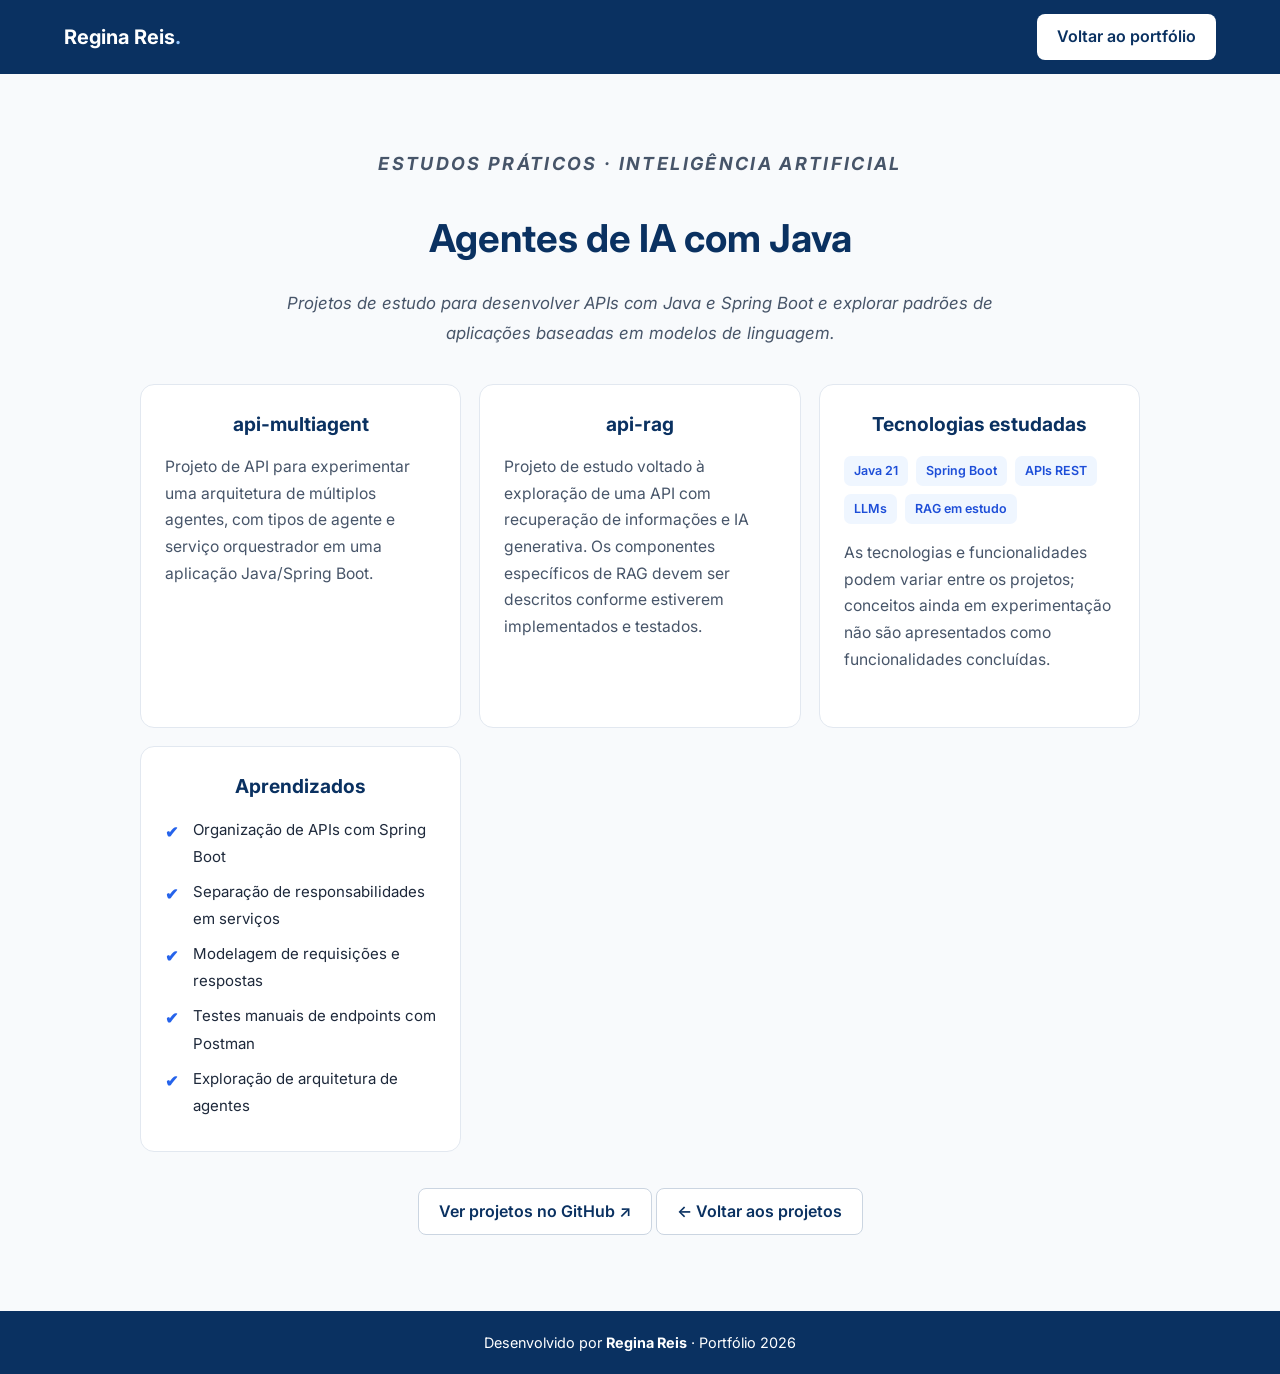
<file: agentes-ia.html>
<!DOCTYPE html>
<html lang="pt-BR"><head><meta charset="UTF-8"><meta name="viewport" content="width=device-width, initial-scale=1"><meta name="description" content="Projetos de estudo de agentes de Inteligência Artificial com Java e Spring Boot."><title>Agentes de IA com Java | Regina Reis</title><link rel="stylesheet" href="css/style.css"><link rel="preconnect" href="https://fonts.googleapis.com"><link href="https://fonts.googleapis.com/css2?family=Inter:wght@400;500;600;700&display=swap" rel="stylesheet"></head>
<body><header><nav class="container"><h1 class="logo"><a href="index.html">Regina Reis<span>.</span></a></h1><a class="btn" href="index.html#projetos">Voltar ao portfólio</a></nav></header>
<main class="section project"><div class="container"><p class="eyebrow center">ESTUDOS PRÁTICOS · INTELIGÊNCIA ARTIFICIAL</p><h1 class="section-title">Agentes de IA com Java</h1><p class="section-intro">Projetos de estudo para desenvolver APIs com Java e Spring Boot e explorar padrões de aplicações baseadas em modelos de linguagem.</p>
<div class="detail-grid"><section class="detail-panel"><h2>api-multiagent</h2><p>Projeto de API para experimentar uma arquitetura de múltiplos agentes, com tipos de agente e serviço orquestrador em uma aplicação Java/Spring Boot.</p></section><section class="detail-panel"><h2>api-rag</h2><p>Projeto de estudo voltado à exploração de uma API com recuperação de informações e IA generativa. Os componentes específicos de RAG devem ser descritos conforme estiverem implementados e testados.</p></section><section class="detail-panel"><h2>Tecnologias estudadas</h2><div class="tag-list"><span>Java 21</span><span>Spring Boot</span><span>APIs REST</span><span>LLMs</span><span>RAG em estudo</span></div><p class="note">As tecnologias e funcionalidades podem variar entre os projetos; conceitos ainda em experimentação não são apresentados como funcionalidades concluídas.</p></section><section class="detail-panel"><h2>Aprendizados</h2><ul class="styled-list"><li>Organização de APIs com Spring Boot</li><li>Separação de responsabilidades em serviços</li><li>Modelagem de requisições e respostas</li><li>Testes manuais de endpoints com Postman</li><li>Exploração de arquitetura de agentes</li></ul></section></div>
<a class="btn btn-outline-dark" href="https://github.com/reblreis" target="_blank" rel="noopener noreferrer">Ver projetos no GitHub <span aria-hidden="true">↗</span></a> <a href="index.html#projetos" class="btn btn-outline-dark">← Voltar aos projetos</a></div></main><footer><p>Desenvolvido por <strong>Regina Reis</strong> · Portfólio 2026</p></footer></body></html>
</file>
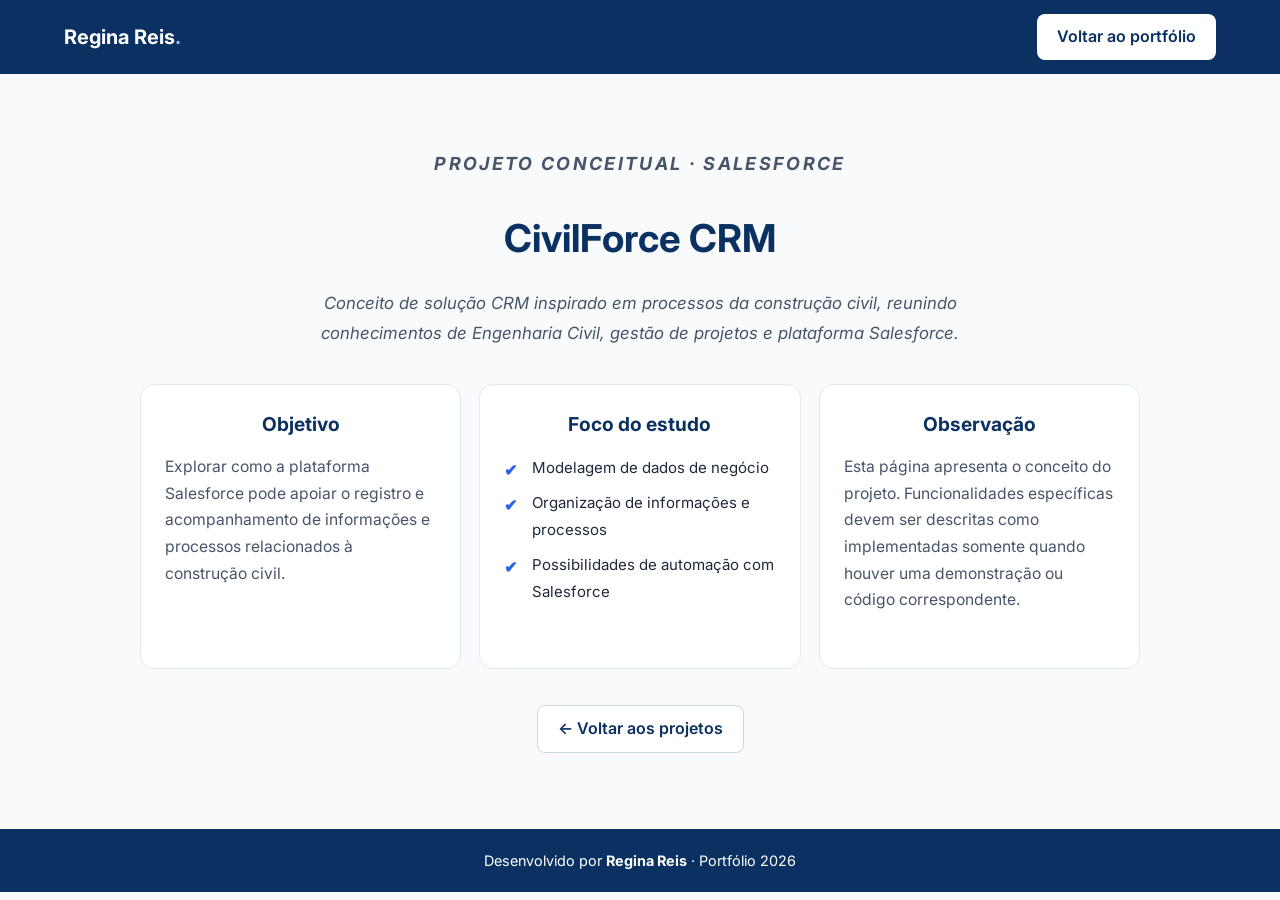
<file: civilforce.html>
<!DOCTYPE html>
<html lang="pt-BR"><head><meta charset="UTF-8"><meta name="viewport" content="width=device-width, initial-scale=1"><title>CivilForce CRM | Regina Reis</title><link rel="stylesheet" href="css/style.css"><link href="https://fonts.googleapis.com/css2?family=Inter:wght@400;500;600;700&display=swap" rel="stylesheet"></head>
<body><header><nav class="container"><h1 class="logo"><a href="index.html">Regina Reis<span>.</span></a></h1><a class="btn" href="index.html#projetos">Voltar ao portfólio</a></nav></header><main class="section project"><div class="container"><p class="eyebrow center">PROJETO CONCEITUAL · SALESFORCE</p><h1 class="section-title">CivilForce CRM</h1><p class="section-intro">Conceito de solução CRM inspirado em processos da construção civil, reunindo conhecimentos de Engenharia Civil, gestão de projetos e plataforma Salesforce.</p><div class="detail-grid"><section class="detail-panel"><h2>Objetivo</h2><p>Explorar como a plataforma Salesforce pode apoiar o registro e acompanhamento de informações e processos relacionados à construção civil.</p></section><section class="detail-panel"><h2>Foco do estudo</h2><ul class="styled-list"><li>Modelagem de dados de negócio</li><li>Organização de informações e processos</li><li>Possibilidades de automação com Salesforce</li></ul></section><section class="detail-panel"><h2>Observação</h2><p>Esta página apresenta o conceito do projeto. Funcionalidades específicas devem ser descritas como implementadas somente quando houver uma demonstração ou código correspondente.</p></section></div><a href="index.html#projetos" class="btn btn-outline-dark">← Voltar aos projetos</a></div></main><footer><p>Desenvolvido por <strong>Regina Reis</strong> · Portfólio 2026</p></footer></body></html>
</file>
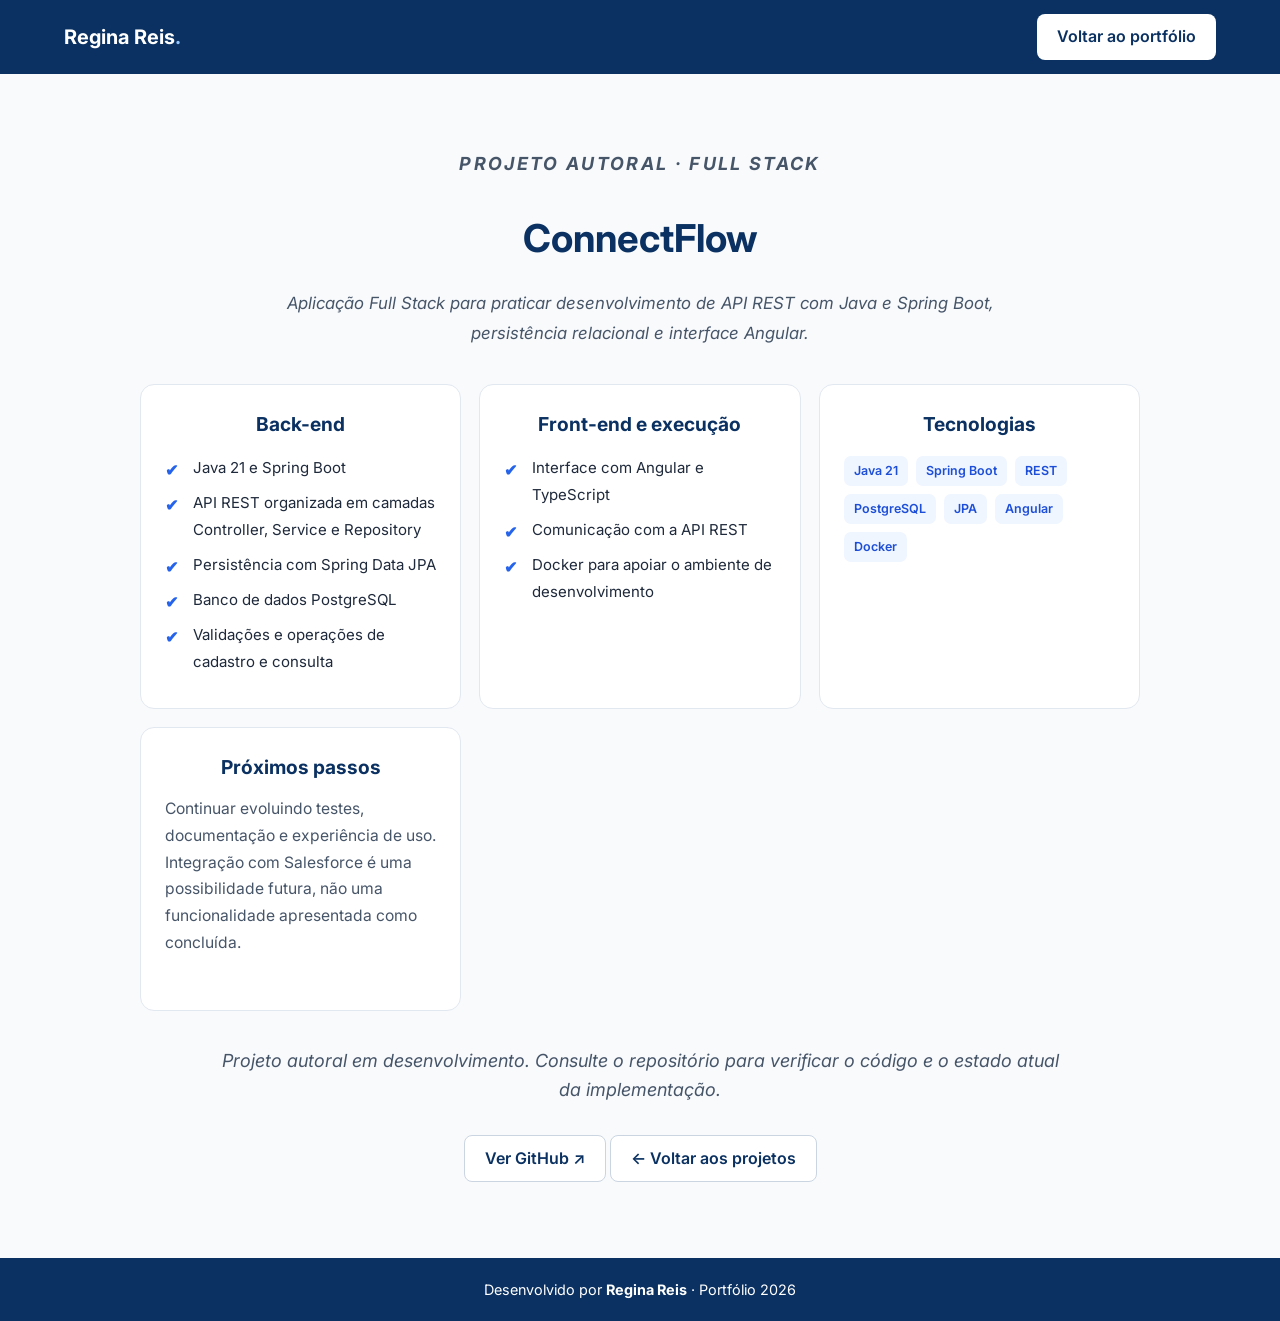
<file: connectflow.html>
<!DOCTYPE html>
<html lang="pt-BR"><head><meta charset="UTF-8"><meta name="viewport" content="width=device-width, initial-scale=1"><meta name="description" content="ConnectFlow, projeto autoral Full Stack com Java, Spring Boot, Angular e PostgreSQL."><title>ConnectFlow | Regina Reis</title><link rel="stylesheet" href="css/style.css"><link rel="preconnect" href="https://fonts.googleapis.com"><link href="https://fonts.googleapis.com/css2?family=Inter:wght@400;500;600;700&display=swap" rel="stylesheet"></head>
<body><header><nav class="container"><h1 class="logo"><a href="index.html">Regina Reis<span>.</span></a></h1><a class="btn" href="index.html#projetos">Voltar ao portfólio</a></nav></header>
<main class="section project"><div class="container"><p class="eyebrow center">PROJETO AUTORAL · FULL STACK</p><h1 class="section-title">ConnectFlow</h1><p class="section-intro">Aplicação Full Stack para praticar desenvolvimento de API REST com Java e Spring Boot, persistência relacional e interface Angular.</p>
<div class="detail-grid"><section class="detail-panel"><h2>Back-end</h2><ul class="styled-list"><li>Java 21 e Spring Boot</li><li>API REST organizada em camadas Controller, Service e Repository</li><li>Persistência com Spring Data JPA</li><li>Banco de dados PostgreSQL</li><li>Validações e operações de cadastro e consulta</li></ul></section><section class="detail-panel"><h2>Front-end e execução</h2><ul class="styled-list"><li>Interface com Angular e TypeScript</li><li>Comunicação com a API REST</li><li>Docker para apoiar o ambiente de desenvolvimento</li></ul></section><section class="detail-panel"><h2>Tecnologias</h2><div class="tag-list"><span>Java 21</span><span>Spring Boot</span><span>REST</span><span>PostgreSQL</span><span>JPA</span><span>Angular</span><span>Docker</span></div></section><section class="detail-panel"><h2>Próximos passos</h2><p>Continuar evoluindo testes, documentação e experiência de uso. Integração com Salesforce é uma possibilidade futura, não uma funcionalidade apresentada como concluída.</p></section></div>
<p class="note">Projeto autoral em desenvolvimento. Consulte o repositório para verificar o código e o estado atual da implementação.</p><a class="btn btn-outline-dark" href="https://github.com/reblreis" target="_blank" rel="noopener noreferrer">Ver GitHub <span aria-hidden="true">↗</span></a> <a href="index.html#projetos" class="btn btn-outline-dark">← Voltar aos projetos</a></div></main><footer><p>Desenvolvido por <strong>Regina Reis</strong> · Portfólio 2026</p></footer></body></html>
</file>
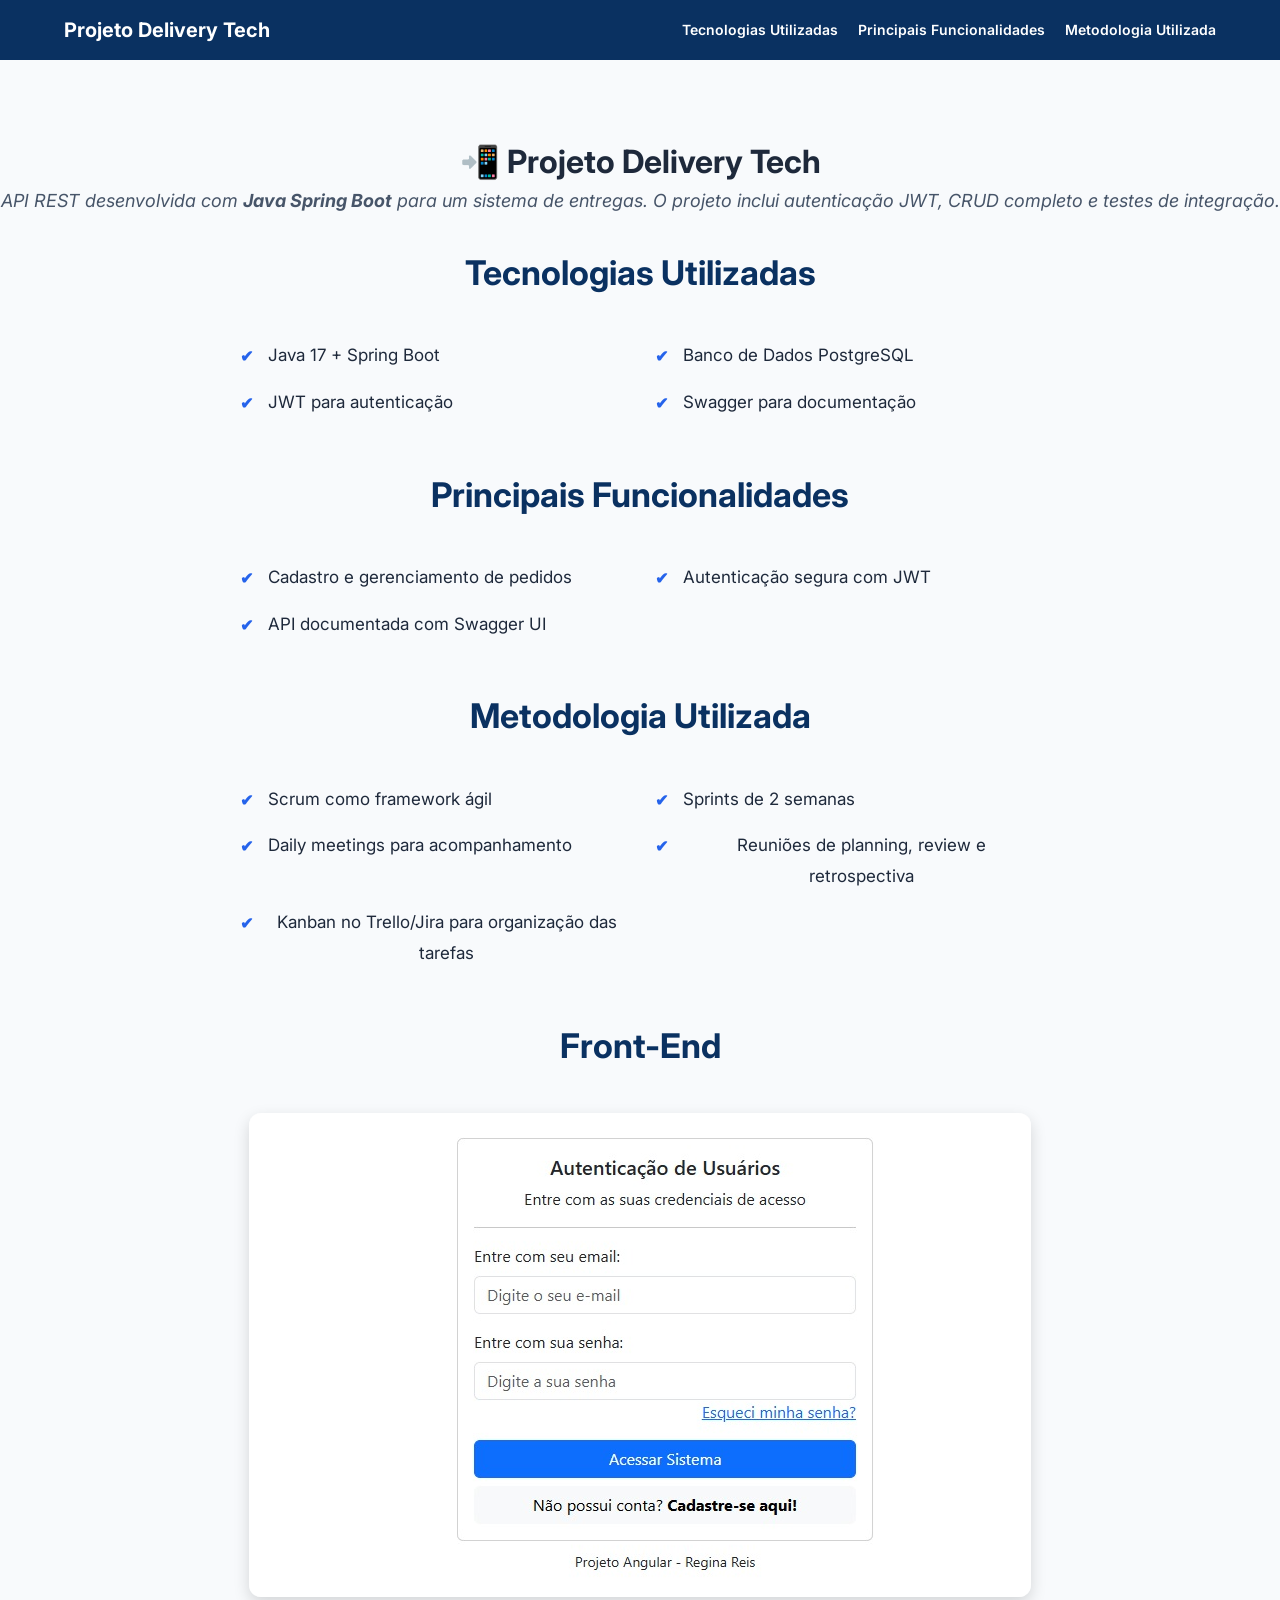
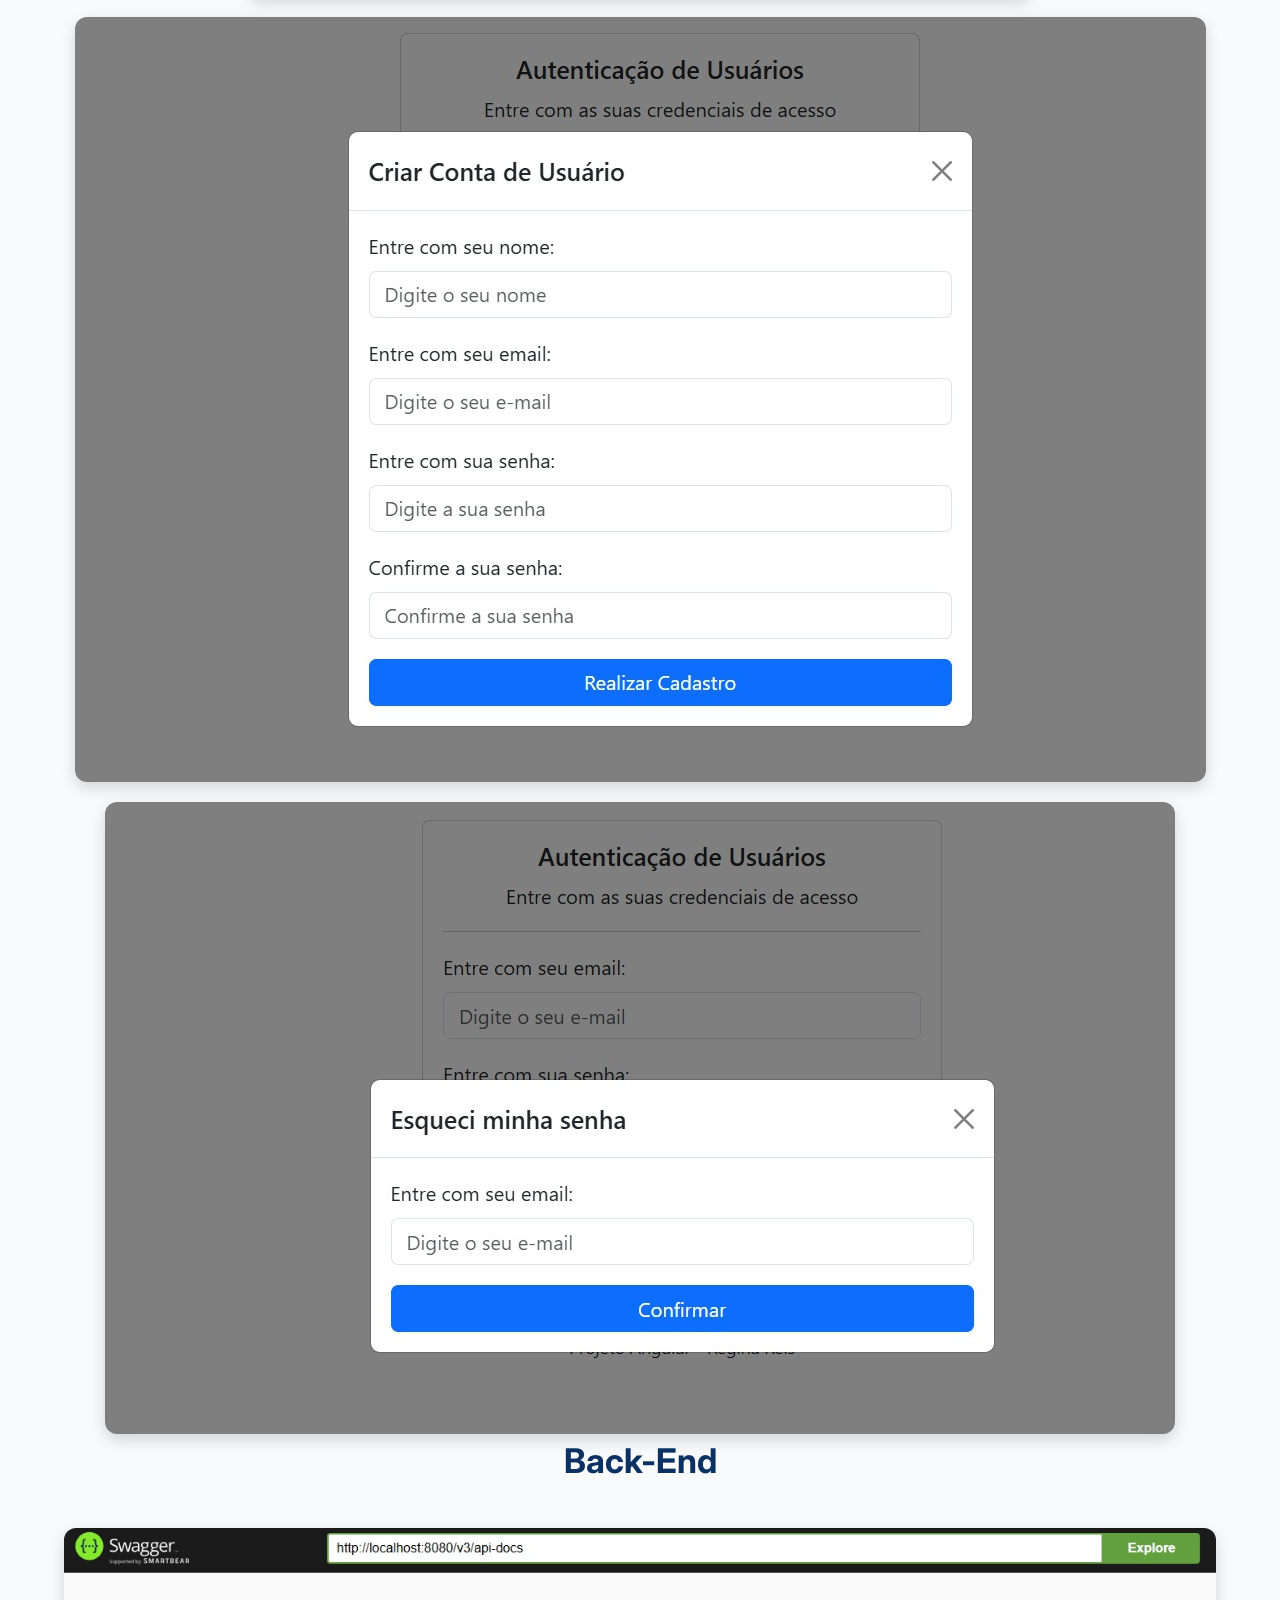
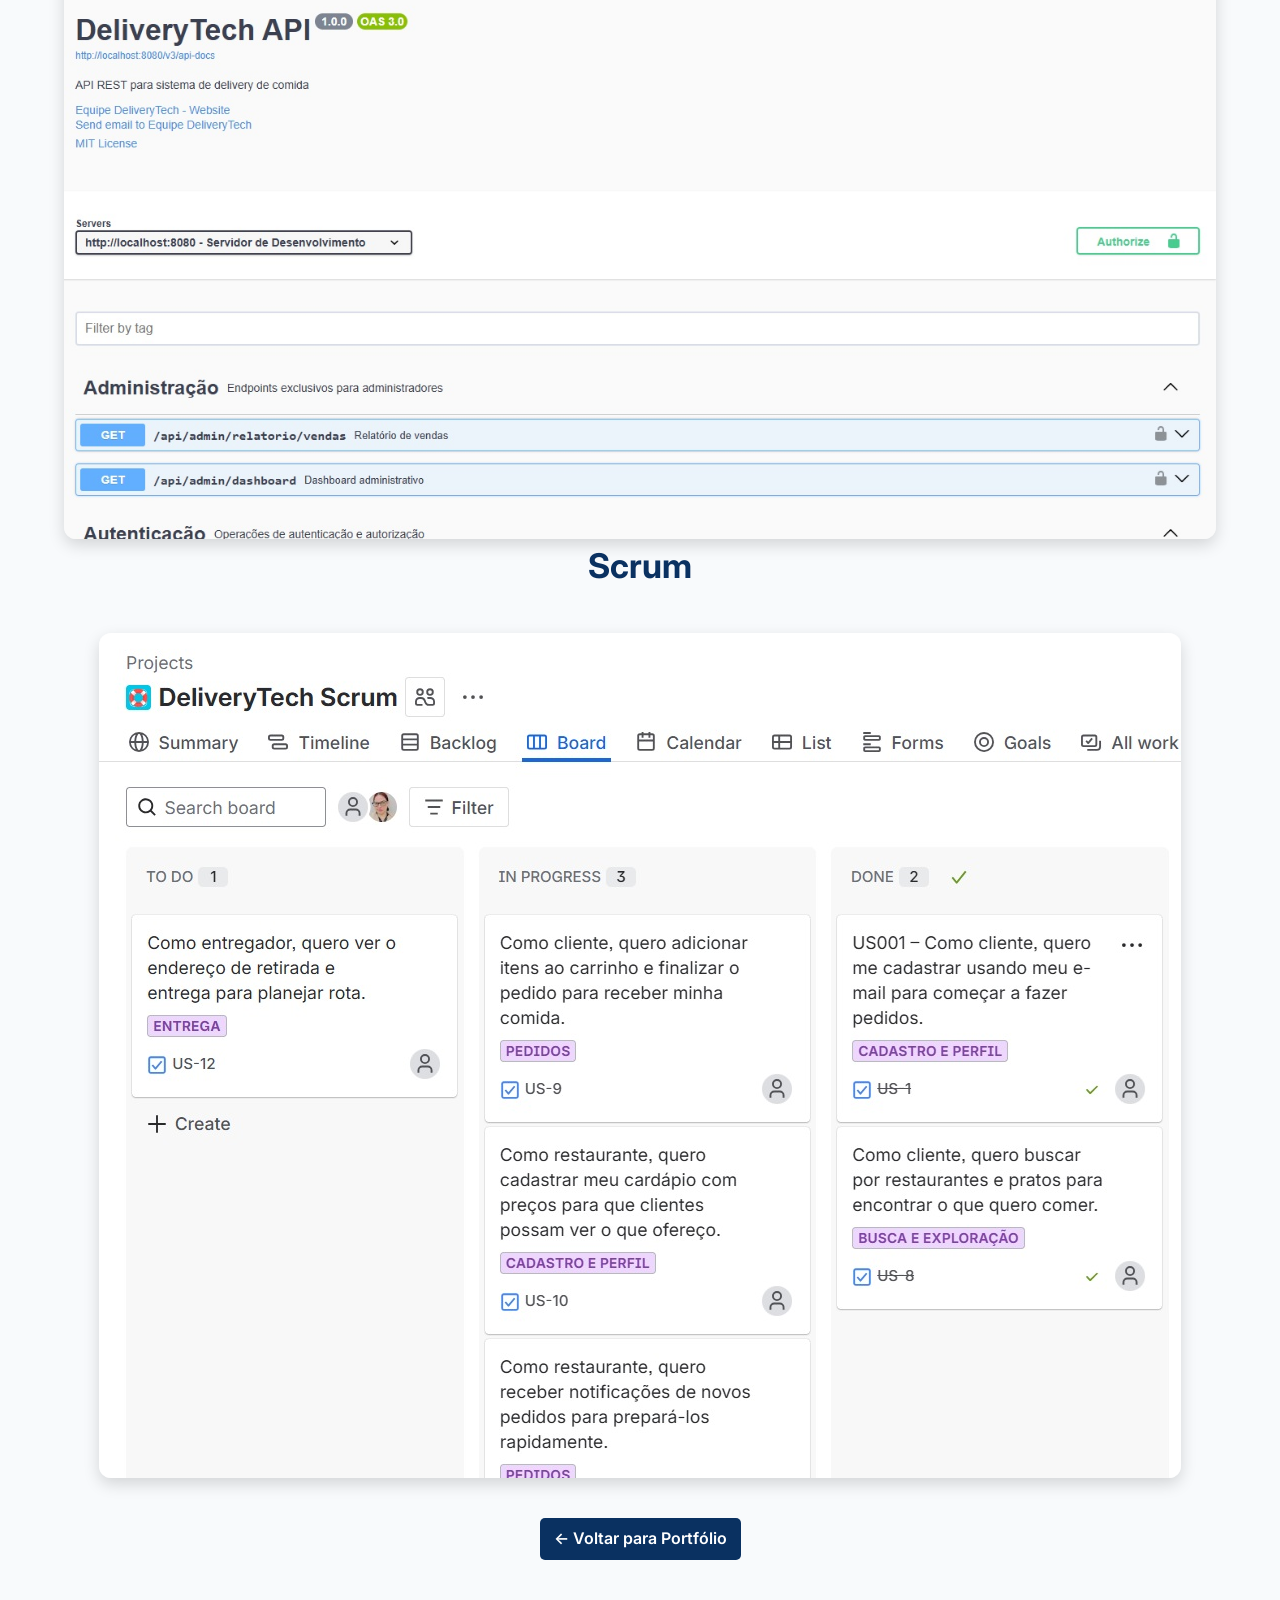
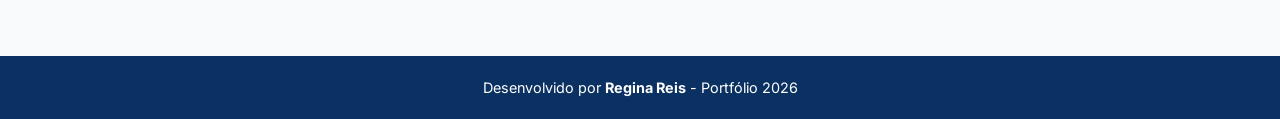
<file: delivery-tech.html>
<!DOCTYPE html>
<html lang="pt-BR">
<head>
    <meta charset="UTF-8">
    <meta name="viewport" content="width=device-width, initial-scale=1.0">
    <title>Projeto Delivery Tech - Regina Reis</title>
    <meta name="description" content="Projeto Delivery Tech - API REST em Java Spring Boot com autenticação JWT, CRUD e testes de integração.">
    <link rel="stylesheet" href="css/style.css">
    <link rel="preconnect" href="https://fonts.googleapis.com">
    <link href="https://fonts.googleapis.com/css2?family=Inter:wght@400;600;700&display=swap" rel="stylesheet">
</head>
<body>

    <header>
        <nav class="container">
            <h1 class="logo">Projeto Delivery Tech</h1>
            <ul class="menu">
                <li><a href="#tecnologias">Tecnologias Utilizadas</a></li>
                <li><a href="#funcionalidades">Principais Funcionalidades</a></li>
                <li><a href="#metodologia">Metodologia Utilizada</a></li>
            </ul>
        </nav>
    </header>

    <main class="section project">
        <h1 class="title">📲 Projeto Delivery Tech</h1>
        <p class="slogan">
            API REST desenvolvida com <strong>Java Spring Boot</strong> para um sistema de entregas.
            O projeto inclui autenticação JWT, CRUD completo e testes de integração.
        </p>

        <section id="tecnologias" class="tecnologias">
            <h2>Tecnologias Utilizadas</h2>
            <ul class="styled-list">
                <li>Java 17 + Spring Boot</li>
                <li>Banco de Dados PostgreSQL</li>
                <li>JWT para autenticação</li>
                <li>Swagger para documentação</li>
            </ul>
        </section>

        <section id="funcionalidades" class="funcionalidades">
            <h2>Principais Funcionalidades</h2>
            <ul class="styled-list">
                <li>Cadastro e gerenciamento de pedidos</li>
                <li>Autenticação segura com JWT</li>
                <li>API documentada com Swagger UI</li>
            </ul>
        </section>
        
        <section id="metodologia" class="metodologia">
            <h2>Metodologia Utilizada</h2>
            <ul class="styled-list">
                <li>Scrum como framework ágil</li>
                <li>Sprints de 2 semanas</li>
                <li>Daily meetings para acompanhamento</li>
                <li>Reuniões de planning, review e retrospectiva</li>
                <li>Kanban no Trello/Jira para organização das tarefas</li>
            </ul>
        </section>

        <h2>Front-End</h2>
        <div class="tech-images">
            <img src="img/front-end1.jpg" alt="Tela de login do Delivery Tech" class="screenshot">
            <img src="img/front-end2.jpg" alt="Tela de cadastro do Delivery Tech" class="screenshot">
            <img src="img/front-end3.jpg" alt="Tela de recuperação de senha do Delivery Tech" class="screenshot">
        </div>

        <h2>Back-End</h2>
        <div class="tech-images">
            <img src="img/back-end-swagger.jpg" alt="Swagger UI do Delivery Tech" class="screenshot">
        </div>

        <h2>Scrum</h2>
        <div class="tech-images">
            <img src="img/deliverytech-scrum-jira.jpg" alt="Board do Jira para o Delivery Tech" class="screenshot">
        </div>

        <a href="index.html#projetos" class="btn-small">← Voltar para Portfólio</a>
    </main>

    <footer>
        Desenvolvido por <b>Regina Reis</b> - Portfólio 2026
    </footer>

</body>
</html>
</file>
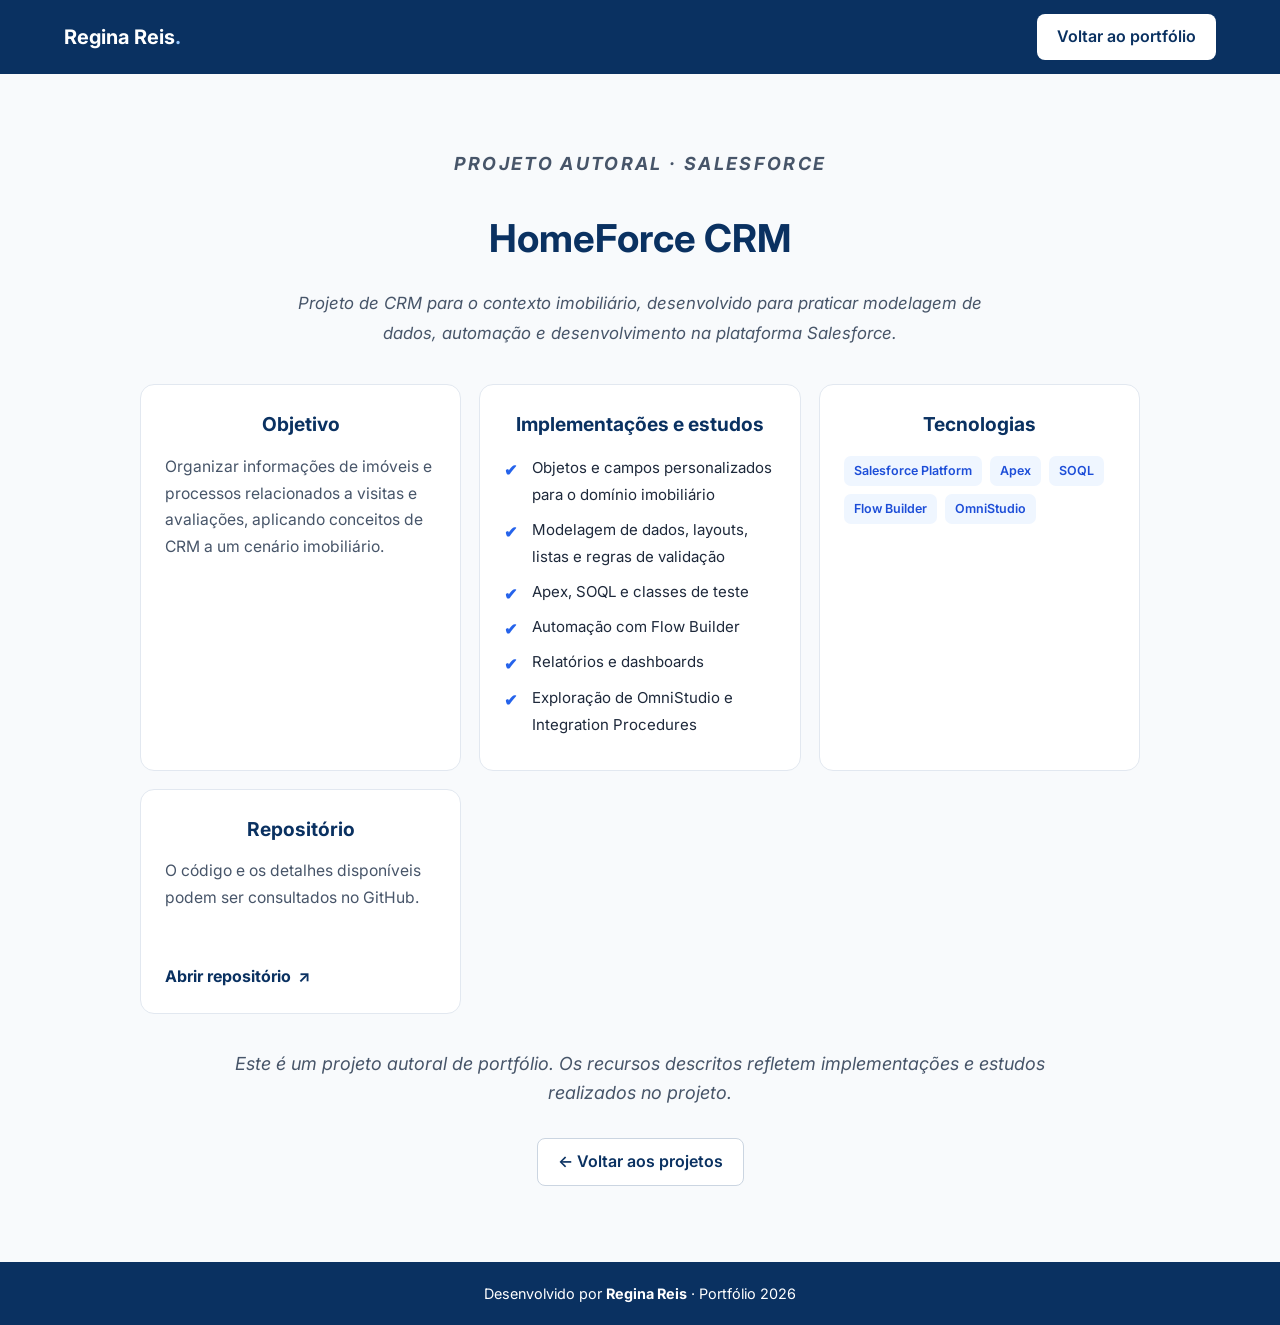
<file: homeforce.html>
<!DOCTYPE html>
<html lang="pt-BR"><head><meta charset="UTF-8"><meta name="viewport" content="width=device-width, initial-scale=1"><meta name="description" content="Projeto autoral HomeForce CRM com Salesforce."><title>HomeForce CRM | Regina Reis</title><link rel="stylesheet" href="css/style.css"><link rel="preconnect" href="https://fonts.googleapis.com"><link href="https://fonts.googleapis.com/css2?family=Inter:wght@400;500;600;700&display=swap" rel="stylesheet"></head>
<body><header><nav class="container"><h1 class="logo"><a href="index.html">Regina Reis<span>.</span></a></h1><a class="btn" href="index.html#projetos">Voltar ao portfólio</a></nav></header>
<main class="section project"><div class="container"><p class="eyebrow center">PROJETO AUTORAL · SALESFORCE</p><h1 class="section-title">HomeForce CRM</h1><p class="section-intro">Projeto de CRM para o contexto imobiliário, desenvolvido para praticar modelagem de dados, automação e desenvolvimento na plataforma Salesforce.</p>
<div class="detail-grid"><section class="detail-panel"><h2>Objetivo</h2><p>Organizar informações de imóveis e processos relacionados a visitas e avaliações, aplicando conceitos de CRM a um cenário imobiliário.</p></section><section class="detail-panel"><h2>Implementações e estudos</h2><ul class="styled-list"><li>Objetos e campos personalizados para o domínio imobiliário</li><li>Modelagem de dados, layouts, listas e regras de validação</li><li>Apex, SOQL e classes de teste</li><li>Automação com Flow Builder</li><li>Relatórios e dashboards</li><li>Exploração de OmniStudio e Integration Procedures</li></ul></section><section class="detail-panel"><h2>Tecnologias</h2><div class="tag-list"><span>Salesforce Platform</span><span>Apex</span><span>SOQL</span><span>Flow Builder</span><span>OmniStudio</span></div></section><section class="detail-panel"><h2>Repositório</h2><p>O código e os detalhes disponíveis podem ser consultados no GitHub.</p><a class="text-link" href="https://github.com/reblreis/HomeForceCRM" target="_blank" rel="noopener noreferrer">Abrir repositório <span aria-hidden="true">↗</span></a></section></div>
<p class="note">Este é um projeto autoral de portfólio. Os recursos descritos refletem implementações e estudos realizados no projeto.</p><a href="index.html#projetos" class="btn btn-outline-dark">← Voltar aos projetos</a></div></main><footer><p>Desenvolvido por <strong>Regina Reis</strong> · Portfólio 2026</p></footer></body></html>
</file>
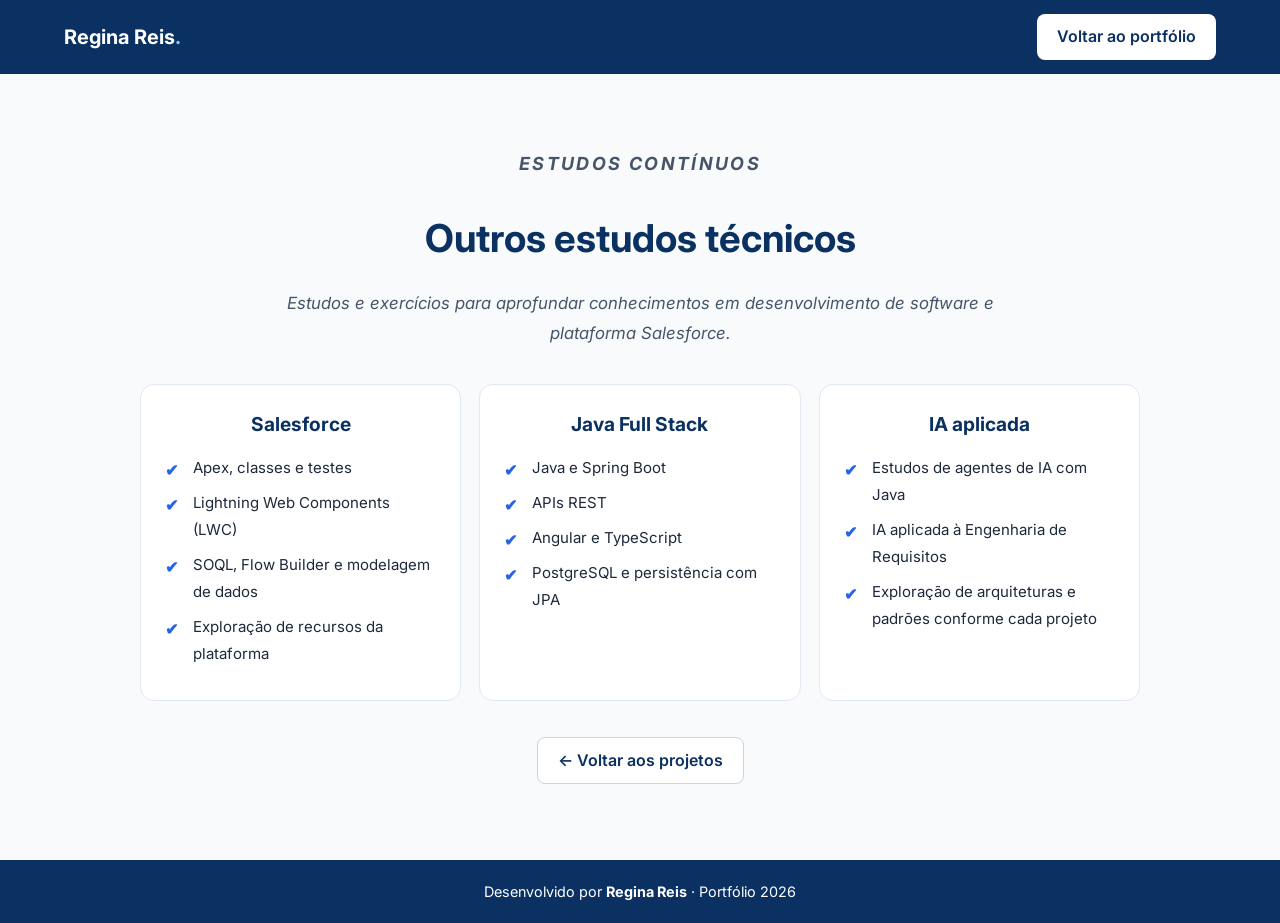
<file: outros-estudos.html>
<!DOCTYPE html>
<html lang="pt-BR"><head><meta charset="UTF-8"><meta name="viewport" content="width=device-width, initial-scale=1"><title>Outros estudos | Regina Reis</title><link rel="stylesheet" href="css/style.css"><link href="https://fonts.googleapis.com/css2?family=Inter:wght@400;500;600;700&display=swap" rel="stylesheet"></head>
<body><header><nav class="container"><h1 class="logo"><a href="index.html">Regina Reis<span>.</span></a></h1><a class="btn" href="index.html#projetos">Voltar ao portfólio</a></nav></header><main class="section project"><div class="container"><p class="eyebrow center">ESTUDOS CONTÍNUOS</p><h1 class="section-title">Outros estudos técnicos</h1><p class="section-intro">Estudos e exercícios para aprofundar conhecimentos em desenvolvimento de software e plataforma Salesforce.</p><div class="detail-grid"><section class="detail-panel"><h2>Salesforce</h2><ul class="styled-list"><li>Apex, classes e testes</li><li>Lightning Web Components (LWC)</li><li>SOQL, Flow Builder e modelagem de dados</li><li>Exploração de recursos da plataforma</li></ul></section><section class="detail-panel"><h2>Java Full Stack</h2><ul class="styled-list"><li>Java e Spring Boot</li><li>APIs REST</li><li>Angular e TypeScript</li><li>PostgreSQL e persistência com JPA</li></ul></section><section class="detail-panel"><h2>IA aplicada</h2><ul class="styled-list"><li>Estudos de agentes de IA com Java</li><li>IA aplicada à Engenharia de Requisitos</li><li>Exploração de arquiteturas e padrões conforme cada projeto</li></ul></section></div><a href="index.html#projetos" class="btn btn-outline-dark">← Voltar aos projetos</a></div></main><footer><p>Desenvolvido por <strong>Regina Reis</strong> · Portfólio 2026</p></footer></body></html>
</file>
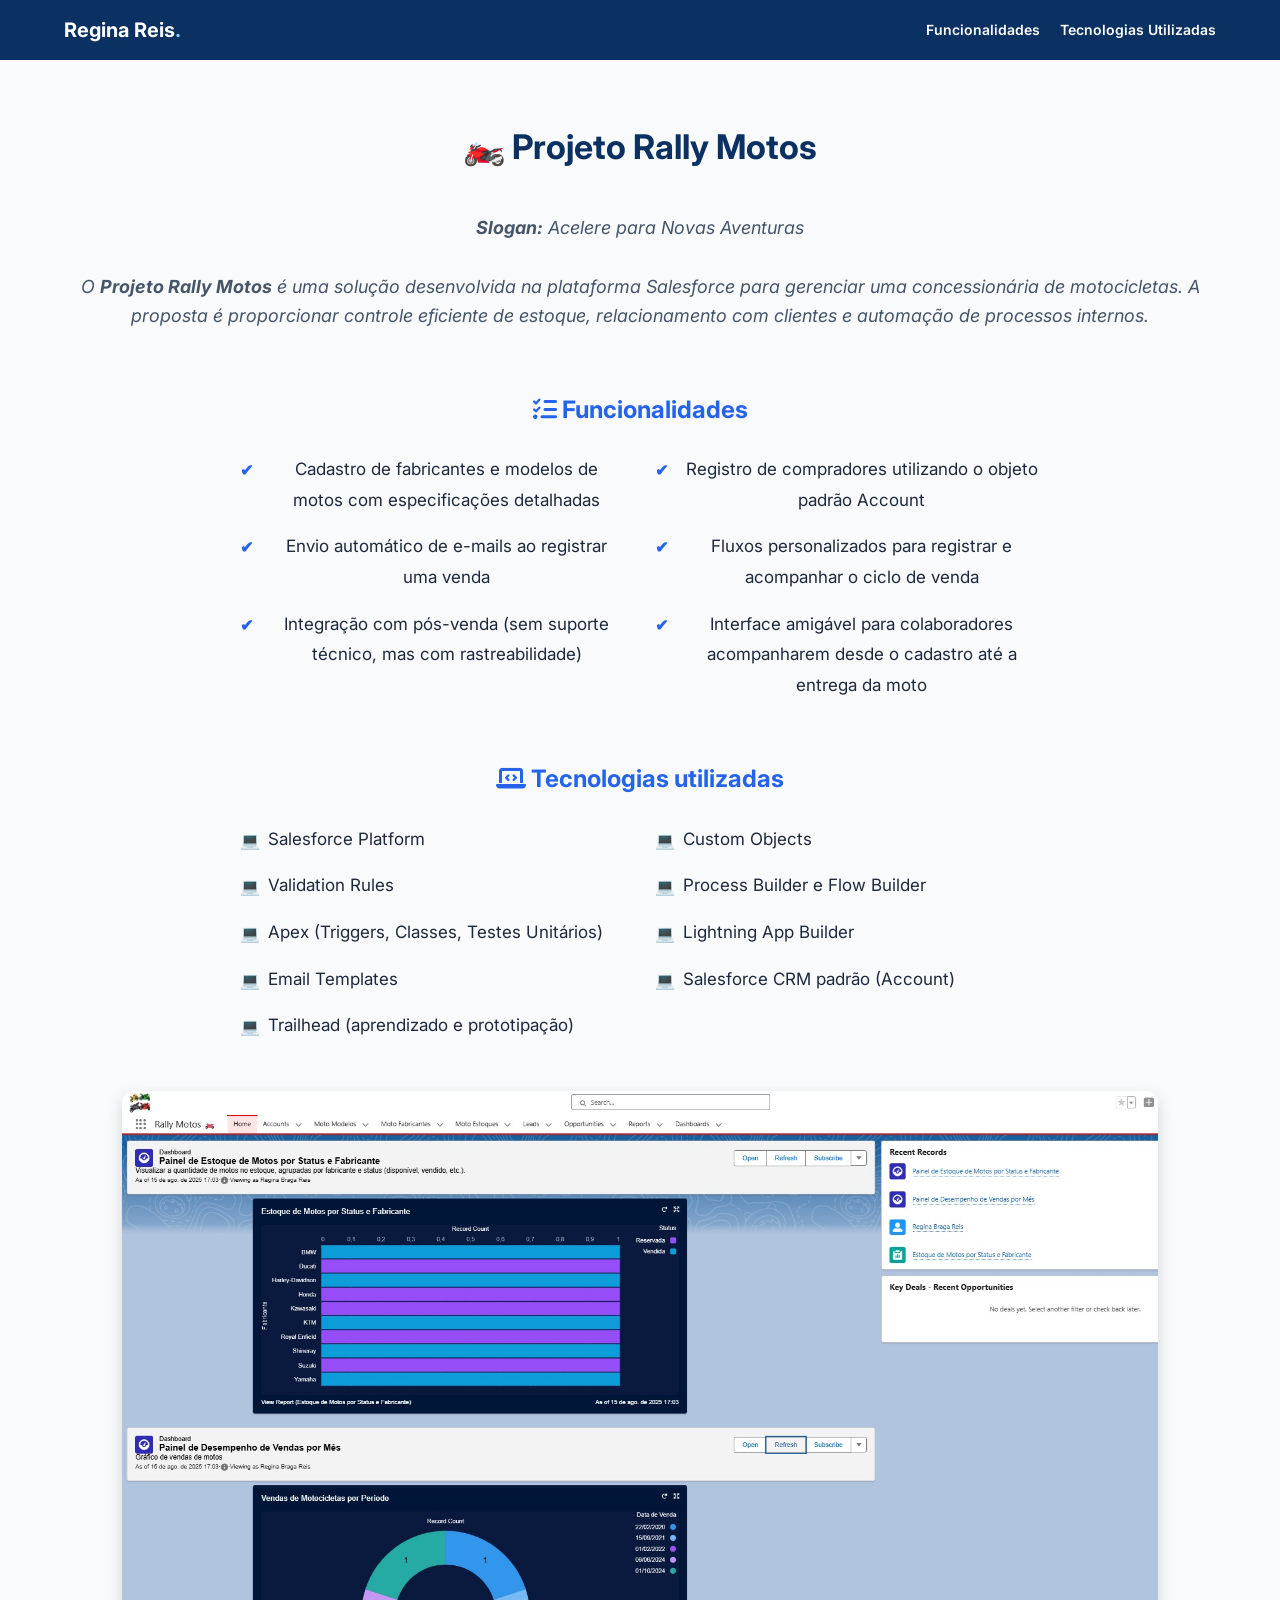
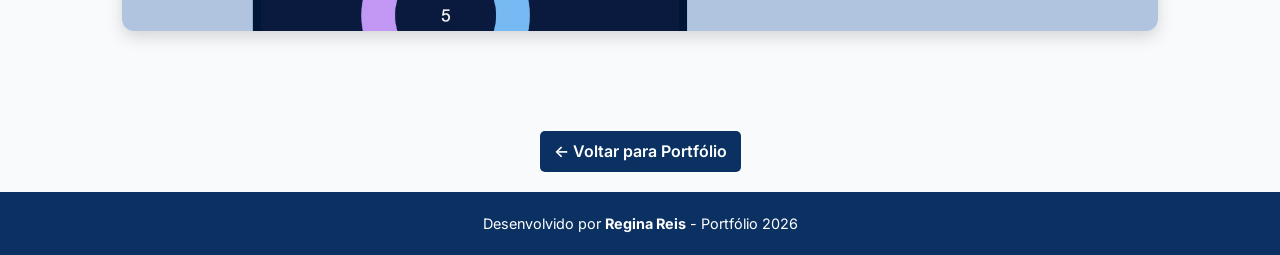
<file: rally-motos.html>
<!DOCTYPE html>
<html lang="pt-br">
<head>
  <meta charset="UTF-8">
  <meta name="viewport" content="width=device-width, initial-scale=1.0">
  <title>Projeto Rally Motos - Regina Reis</title>
  <link rel="stylesheet" href="css/style.css">
  <link rel="preconnect" href="https://fonts.googleapis.com">
  <link href="https://fonts.googleapis.com/css2?family=Inter:wght@400;600;700&display=swap" rel="stylesheet">
  <!-- Ícones -->
  <link rel="stylesheet" href="https://cdnjs.cloudflare.com/ajax/libs/font-awesome/6.5.0/css/all.min.css">
</head>
<body>

  <!-- HEADER -->
  <header>
    <nav class="container">
      <h1 class="logo"><a href="index.html">Regina Reis<span>.</span></a></h1>
       <!-- Botão Hamburguer -->
      <button id="menu-btn" aria-label="Abrir Menu">
        <span></span>
        <span></span>
        <span></span>
      </button>
      
      <ul class="menu">
        <li><a href="#funcionalidades">Funcionalidades</a></li>
        <li><a href="#tecnologias">Tecnologias Utilizadas</a></li>
      </ul>
    </nav>
  </header>

  <!-- CONTEÚDO DO PROJETO -->
  <main>
    <section class="project">
      <div class="container">
        <h2>🏍️ Projeto Rally Motos</h2>
        <p class="slogan"><strong>Slogan:</strong> <em>Acelere para Novas Aventuras</em></p>
        <p>
          O <strong>Projeto Rally Motos</strong> é uma solução desenvolvida na plataforma Salesforce para gerenciar 
          uma concessionária de motocicletas. A proposta é proporcionar controle eficiente de estoque, relacionamento 
          com clientes e automação de processos internos.
        </p>

        <section id="funcionalidades" class="funcionalidades">
          <h3><i class="fa-solid fa-list-check"></i> Funcionalidades</h3>
          <ul class="styled-list">
            <li>Cadastro de fabricantes e modelos de motos com especificações detalhadas</li>
            <li>Registro de compradores utilizando o objeto padrão Account</li>
            <li>Envio automático de e-mails ao registrar uma venda</li>
            <li>Fluxos personalizados para registrar e acompanhar o ciclo de venda</li>
            <li>Integração com pós-venda (sem suporte técnico, mas com rastreabilidade)</li>
            <li>Interface amigável para colaboradores acompanharem desde o cadastro até a entrega da moto</li>
          </ul>
        </section>

        <section id="tecnologias" class="tecnologias">
          <h3><i class="fa-solid fa-laptop-code"></i> Tecnologias utilizadas</h3>
          <ul class="styled-list tech-list">
            <li>Salesforce Platform</li>
            <li>Custom Objects</li>
            <li>Validation Rules</li>
            <li>Process Builder e Flow Builder</li>
            <li>Apex (Triggers, Classes, Testes Unitários)</li>
            <li>Lightning App Builder</li>
            <li>Email Templates</li>
            <li>Salesforce CRM padrão (Account)</li>
            <li>Trailhead (aprendizado e prototipação)</li>
          </ul>
        </section>

        <!-- BLOCO DE IMAGENS -->
        <div class="tech-images">
          <img src="img/rally-motos.jpg" alt="Dashboard Salesforce" class="screenshot"/>
        </div>
      </div>
    </section>

    <a href="index.html#projetos" class="btn-small">← Voltar para Portfólio</a>
  </main>

  <!-- FOOTER -->
  <footer>
    Desenvolvido por <b>Regina Reis</b> - Portfólio 2026
  </footer>

</body>
</html>
</file>
<file: css/style.css>
/* RESET */
* {
  margin: 0;
  padding: 0;
  box-sizing: border-box;
}
body {
  font-family: 'Inter', sans-serif;
  line-height: 1.6;
  background: #f8fafc;
  color: #1e293b;
}
a {
  text-decoration: none;
  color: inherit;
}
.container {
  width: 90%;
  max-width: 1200px;
  margin: auto;
}

/* HEADER */
header {
  position: sticky;
  top: 0;
  z-index: 1000;
  background: #0a3161;
  padding: 15px 0;
}
header .logo {
  color: #fff;
  font-weight: 700;
  font-size: 20px;
}
header nav {
  display: flex;
  justify-content: space-between;
  align-items: center;
}
header.scrolled {
  box-shadow: 0 4px 12px rgba(0,0,0,0.2);
}
.menu {
  list-style: none;
  display: flex;
  gap: 20px;
}
.menu a {
  color: #fff;
  font-weight: 600;
}
.menu a:hover {
  color: #93c5fd;
}

/* BOTÃO HAMBURGUER */
#menu-btn {
  display: none;
  flex-direction: column;
  justify-content: space-between;
  width: 28px;
  height: 20px;
  background: none;
  border: none;
  cursor: pointer;
}
#menu-btn span {
  display: block;
  height: 3px;
  width: 100%;
  background: #fff;
  border-radius: 2px;
  transition: 0.3s;
}
/* Efeito X */
#menu-btn.open span:nth-child(1) {
  transform: rotate(45deg) translateY(8px);
}
#menu-btn.open span:nth-child(2) {
  opacity: 0;
}
#menu-btn.open span:nth-child(3) {
  transform: rotate(-45deg) translateY(-8px);
}

/* Responsivo: esconde menu normal e mostra hamburguer */
@media (max-width: 768px) {
  #menu-btn {
    display: flex;
  }
  .menu {
    display: none;
    flex-direction: column;
    gap: 15px;
    background: #0a3161;
    position: absolute;
    top: 60px;
    right: 20px;
    padding: 20px;
    border-radius: 10px;
  }
  .menu.active {
    display: flex;
  }
}

/* HERO */
.hero {
  display: flex;
  align-items: center;
  justify-content: center;
  min-height: 10vh;
  background: linear-gradient(120deg, #0a3161, #2563eb);
  color: #fff;
  text-align: left;
  padding: 40px 0;
}
.hero-content {
  display: flex;
  align-items: center;
  gap: 40px;
}
.hero-text {
  flex: 1;
}
.hero-text h2 {
  font-size: 36px;
  margin-bottom: 20px;
}
.hero-text p {
  margin-bottom: 20px;
  font-size: 18px;
  max-width: 500px;
}
.hero-img img {
  width: 350px;
}
.btn {
  display: inline-block;
  padding: 10px 20px;
  background: #fff;
  color: #0a3161;
  border-radius: 8px;
  font-weight: 600;
  transition: 0.3s;
}
.btn:hover {
  background: #93c5fd;
  color: #fff;
}
.btn-small {
  padding: 8px 14px;
  display: block;
  background: #0a3161;
  color: #fff;
  border-radius: 5px;
  font-weight: 600;
  transition: 0.3s;
  margin: 40px auto 20px;  
  width: fit-content;
}

/* SOBRE MIM */
.about {
  display: flex;
  align-items: center;
  justify-content: center;
  gap: 40px;
  margin: 60px auto;
  max-width: 1000px;
  padding: 20px;
}
.about img {
  width: 280px;
  height: auto;
  border-radius: 20px;
  box-shadow: 0 4px 15px rgba(0,0,0,0.15);
  transition: transform 0.3s ease;
}
.about img:hover {
  transform: scale(1.05);
}
.about-text {
  flex: 1;
}
.about-text h2 {
  font-size: 28px;
  font-weight: 700;
  margin-bottom: 20px;
  text-align: center;
  color: #0a3161;
}
.about-text p {
  font-size: 17px;
  line-height: 1.8;
  margin-bottom: 15px;
  color: #334155;
  text-align: justify;
  text-indent: 2em;
}
.about-text p strong,
.about-text p a {
  color: #2563eb;
  font-weight: 600;
  text-decoration: none;
}
.about-text p a:hover {
  text-decoration: underline;
}

/* Responsivo */
@media (max-width: 900px) {
  .about {
    flex-direction: column;
    text-align: center;
  }
  .about-text h2 {
    text-align: center;
  }
}

/* PROJETOS */
.section {
  padding: 60px 0;
}
.section h2 {
  text-align: center;
  font-size: 32px;
  color: #0a3161;
  margin-bottom: 30px;
}
.cards {
  display: grid;
  grid-template-columns: repeat(auto-fit, minmax(280px, 1fr));
  gap: 20px;
  margin-top: 30px;
}
.card {
  background: #fff;
  padding: 20px;
  border-radius: 12px;
  box-shadow: 0 4px 10px rgba(0,0,0,0.1);
  transition: 0.3s;
  text-align: center;
}
.card:hover {
  transform: translateY(-6px) scale(1.02);
  box-shadow: 0 8px 18px rgba(0,0,0,0.2);
}
.card h3 {
  margin-bottom: 10px;
  font-size: 20px;
  color: #0a3161;
}
.card p {
  margin-bottom: 15px;
}

/* TIMELINE */
.timeline {
  position: relative;
  margin: 40px auto;
  padding: 20px 0;
  width: 80%;
  max-width: 900px;
}
.timeline::before {
  content: "";
  position: absolute;
  left: 50%;
  top: 0;
  bottom: 0;
  width: 3px;
  background: #2563eb;
  transform: translateX(-50%);
}
.timeline-item {
  position: relative;
  width: 50%;
  padding: 20px 30px;
  box-sizing: border-box;
}
.timeline-item:nth-child(odd) {
  left: 0;
  text-align: right;
}
.timeline-item:nth-child(even) {
  left: 50%;
  text-align: left;
}
.timeline-item .year {
  font-weight: 700;
  font-size: 20px;
  color: #0a3161;
  margin-bottom: 12px;
  display: block;
}
.timeline-item p {
  font-size: 16px;
  color: #334155;
  margin-bottom: 8px;
  line-height: 1.6;
}
.timeline-item::before {
  content: "";
  position: absolute;
  top: 24px;
  width: 14px;
  height: 14px;
  border-radius: 50%;
  background: #2563eb;
  border: 3px solid #fff;
  box-shadow: 0 0 0 2px #2563eb;
}
.timeline-item:nth-child(odd)::before {
  right: -8px;
}
.timeline-item:nth-child(even)::before {
  left: -8px;
}

/* Responsivo: timeline em coluna */
@media (max-width: 768px) {
  .timeline {
    width: 100%;
  }
  .timeline::before {
    left: 20px;
  }
  .timeline-item {
    width: 100%;
    padding-left: 50px;
    text-align: left !important;
  }
  .timeline-item::before {
    left: 12px;
  }
}

/* CONTATO */
.social {
  margin-top: 20px;
  display: flex;
  gap: 20px;
  font-size: 28px;
  justify-content: center;
}
.social a {
  color: #2563eb;
  transition: 0.3s;
}
.social a:hover {
  color: #0a3161;
}
#contato {
  text-align: center;
}
#contato .social {
  justify-content: center;
}

/* FOOTER */
footer {
  text-align: center;
  padding: 20px;
  background: #0a3161;
  color: #fff;
  margin-top: 40px;
}

/* PROJETO DETALHADO */
.project {
  padding: 60px 0;
  text-align: center;
  background: #f8fafc;
}
.project h2 {
  font-size: 34px;
  margin-bottom: 40px;
  color: #0a3161;
}
.project .slogan {
  font-style: italic;
  font-size: 18px;
  margin-bottom: 30px;
  color: #475569;
  text-align: center;
}
.project p {
  font-style: italic;
  font-size: 18px;
  margin-bottom: 30px;
  color: #475569;
  text-align: center;
}
.project h3 {
  margin-top: 60px;
  margin-bottom: 25px;
  font-size: 24px;
  color: #2563eb;
  text-align: center;
}

/* LISTAS */
.styled-list {
  list-style: none;
  margin: 0 auto 50px auto; /* mais espaço entre listas */
  padding: 0;
  max-width: 800px;
  display: grid;
  grid-template-columns: repeat(auto-fit, minmax(280px, 1fr));
  gap: 16px 30px; /* aumenta espaçamento entre linhas */
  justify-items: start; 
}
.styled-list li {
  position: relative;
  padding-left: 28px;
  font-size: 17px;
  color: #1e293b;
  line-height: 1.8; /* melhora leitura */
}
.styled-list li::before {
  content: "✔";
  position: absolute;
  left: 0;
  top: 2px;
  color: #2563eb;
  font-weight: bold;
  font-size: 16px;
}
.tech-list li::before {
  content: "💻";
}

/* IMAGENS E SEÇÕES DO PROJETO */
.tech-images {
  display: flex;
  justify-content: center;
  flex-wrap: wrap;
  gap: 20px;
  margin-top: 40px;
}
.tech-images img.screenshot {
  max-width: 90%;
  border-radius: 12px;
  box-shadow: 0 6px 16px rgba(0, 0, 0, 0.15);
  transition: transform 0.3s;
}
.tech-images img.screenshot:hover {
  transform: scale(1.03);
}

/* ROLAGEM SUAVE */
html {
  scroll-behavior: smooth;
}

.tech-list li::before {
  content: "💻";
}

.goals-list li::before {
  content: "🎯";
}

/* Destaque do link ativo no menu */
.menu a.active {
  border-bottom: 2px solid #93c5fd;
  padding-bottom: 4px;
}

/* Atualização visual do portfólio 2026 */
:root { --navy:#0a3161; --blue:#2563eb; --ink:#1e293b; --muted:#64748b; --line:#e2e8f0; --pale:#eff6ff; }
html { scroll-padding-top: 90px; }
body { color:var(--ink); }
header { padding:14px 0; }
header .logo a { color:#fff; }
header .logo span { color:#93c5fd; }
.menu a { font-size:14px; }
.menu a:focus-visible, .btn:focus-visible, .text-link:focus-visible, #menu-btn:focus-visible { outline:3px solid #93c5fd; outline-offset:4px; }
.hero { min-height:440px; padding:72px 0; text-align:left; }
.hero-content { max-width:1120px; }
.hero-text h2 { font-size:clamp(2.1rem,4vw,3.5rem); line-height:1.12; letter-spacing:-.04em; }
.hero-text h2 span { color:#bfdbfe; }
.hero-text p { max-width:650px; color:#eaf2ff; }
.eyebrow { font-size:.76rem; letter-spacing:.13em; font-weight:700; color:var(--blue); margin-bottom:12px; }
.hero .eyebrow { color:#bfdbfe; }
.hero-actions { display:flex; flex-wrap:wrap; gap:12px; margin:24px 0 20px; }
.hero-actions .btn { display:inline-flex; align-items:center; gap:8px; }
.btn-outline { background:transparent; border:1px solid rgba(255,255,255,.65); color:#fff; }
.btn-outline:hover { background:rgba(255,255,255,.12); color:#fff; }
.btn-outline-dark { border:1px solid #cbd5e1; background:#fff; color:var(--navy); }
.btn-outline-dark:hover { background:var(--pale); color:var(--navy); }
.hero-tags,.tag-list { display:flex; flex-wrap:wrap; gap:8px; }
.hero-tags span { border:1px solid rgba(255,255,255,.3); color:#fff; border-radius:999px; padding:5px 11px; font-size:.8rem; }
.about { max-width:1120px; padding:72px 24px; }
.about-text h2 { text-align:left; font-size:clamp(1.8rem,3vw,2.4rem); line-height:1.2; margin-bottom:20px; }
.about-text p { text-indent:0; text-align:left; font-size:1rem; }
.about img { flex-shrink:0; object-fit:cover; max-height:360px; }
.section { padding:76px 0; }
.section-title { text-align:center; font-size:clamp(1.8rem,3vw,2.4rem); color:var(--navy); margin-bottom:14px; }
.center { text-align:center; }
.section-intro { text-align:center; max-width:720px; margin:0 auto 32px; color:var(--muted); }
.section-soft { background:#eef4fb; }
.experience-card { max-width:850px; margin:20px auto; padding:26px; background:white; border:1px solid var(--line); border-radius:16px; box-shadow:0 5px 18px rgba(15,23,42,.04); }
.experience-heading { display:flex; justify-content:space-between; align-items:flex-start; gap:18px; margin-bottom:12px; }
.experience-card h3 { color:var(--navy); font-size:1.15rem; }
.experience-card .role { color:var(--blue); font-weight:600; margin:3px 0 0; }
.date-chip { white-space:nowrap; background:var(--pale); color:var(--navy); border-radius:999px; padding:6px 12px; font-size:.82rem; font-weight:700; }
.experience-card > p { color:#475569; }
.tag-list { margin-top:16px; }
.tag-list span { padding:5px 10px; background:#eff6ff; color:#1d4ed8; border-radius:7px; font-size:.78rem; font-weight:600; }
.note { max-width:850px; margin:16px auto 0; color:var(--muted); font-size:.85rem; }
.cards { align-items:stretch; }
.card { text-align:left; display:flex; flex-direction:column; align-items:flex-start; border:1px solid var(--line); box-shadow:0 5px 18px rgba(15,23,42,.05); }
.card:hover { transform:translateY(-4px); box-shadow:0 12px 24px rgba(15,23,42,.09); }
.card-icon { width:44px; height:44px; display:grid; place-items:center; background:var(--pale); color:var(--blue); border-radius:12px; margin-bottom:18px; }
.card-icon svg { width:22px; height:22px; }
.card h3 { font-size:1.25rem; margin:10px 0; }
.card p { color:#475569; font-size:.94rem; }
.project-type { font-size:.7rem; letter-spacing:.08em; font-weight:700; color:#2563eb; }
.card .tag-list { margin-top:auto; padding-top:12px; }
.text-link { margin-top:22px; display:inline-flex; align-items:center; gap:7px; font-weight:700; color:var(--navy); }
.text-link:hover { color:var(--blue); }
.more-projects { margin-top:32px; }
.skills-grid,.education-grid { display:grid; grid-template-columns:repeat(auto-fit,minmax(230px,1fr)); gap:18px; margin-top:30px; }
.skill-card,.education-card { background:white; border:1px solid var(--line); border-radius:14px; padding:24px; }
.skill-card > svg { color:var(--blue); margin-bottom:14px; }
.skill-card h3,.education-card h3 { color:var(--navy); margin-bottom:9px; font-size:1.08rem; }
.skill-card p,.education-card p { color:#475569; font-size:.92rem; }
.education-label { display:block; font-size:.75rem; text-transform:uppercase; letter-spacing:.08em; color:var(--blue); font-weight:700; margin-bottom:10px; }
.languages { text-align:center; margin-top:28px; color:#475569; }
.contact-section { background:linear-gradient(120deg,#0a3161,#1d4ed8); color:white; padding:70px 0; text-align:center; }
.contact-content h2 { font-size:clamp(1.8rem,3vw,2.5rem); margin-bottom:12px; }
.contact-content > p:not(.eyebrow) { color:#dbeafe; }
.contact-section .eyebrow { color:#bfdbfe; }
.social { gap:12px; flex-wrap:wrap; }
.social a { display:inline-flex; align-items:center; gap:9px; color:white; border:1px solid rgba(255,255,255,.3); border-radius:10px; padding:10px 16px; font-size:1rem; }
.social a:hover { color:white; background:rgba(255,255,255,.12); }
footer { margin-top:0; font-size:.9rem; }
@media (max-width:768px) {
  .hero { padding:54px 0; }
  .hero-content { flex-direction:column-reverse; text-align:center; gap:20px; }
  .hero-text h2 { font-size:2.3rem; }
  .hero-text p { font-size:1rem; }
  .hero-actions,.hero-tags { justify-content:center; }
  .hero-img img { width:min(230px,70vw); }
  .about { padding:50px 20px; margin:20px auto; }
  .about img { width:min(240px,80vw); }
  .about-text h2 { text-align:center; }
  .experience-heading { flex-direction:column; gap:10px; }
  .section { padding:56px 0; }
  .cards { grid-template-columns:1fr; }
  .card { padding:24px; }
  .menu { top:62px; right:5%; left:5%; gap:0; box-shadow:0 12px 28px rgba(0,0,0,.2); }
  .menu li a { display:block; padding:10px 4px; }
}
@media (prefers-reduced-motion: reduce) {
  html { scroll-behavior:auto; }
  *,*::before,*::after { transition:none !important; animation:none !important; }
}

.detail-grid { display:grid; grid-template-columns:repeat(auto-fit,minmax(280px,1fr)); gap:18px; text-align:left; margin:36px auto; max-width:1000px; }
.detail-panel { background:#fff; border:1px solid var(--line); border-radius:14px; padding:24px; }
.detail-panel h2 { color:var(--navy); font-size:1.2rem; margin:0 0 14px; }
.detail-panel p { text-align:left; font-style:normal; font-size:.98rem; line-height:1.7; color:#475569; }
.detail-panel .styled-list { display:block; margin:0; }
.detail-panel .styled-list li { margin:8px 0; font-size:.94rem; }
.project .section-title { margin-bottom:18px; }
.project .section-intro { font-size:1.05rem; line-height:1.8; }
</file>
